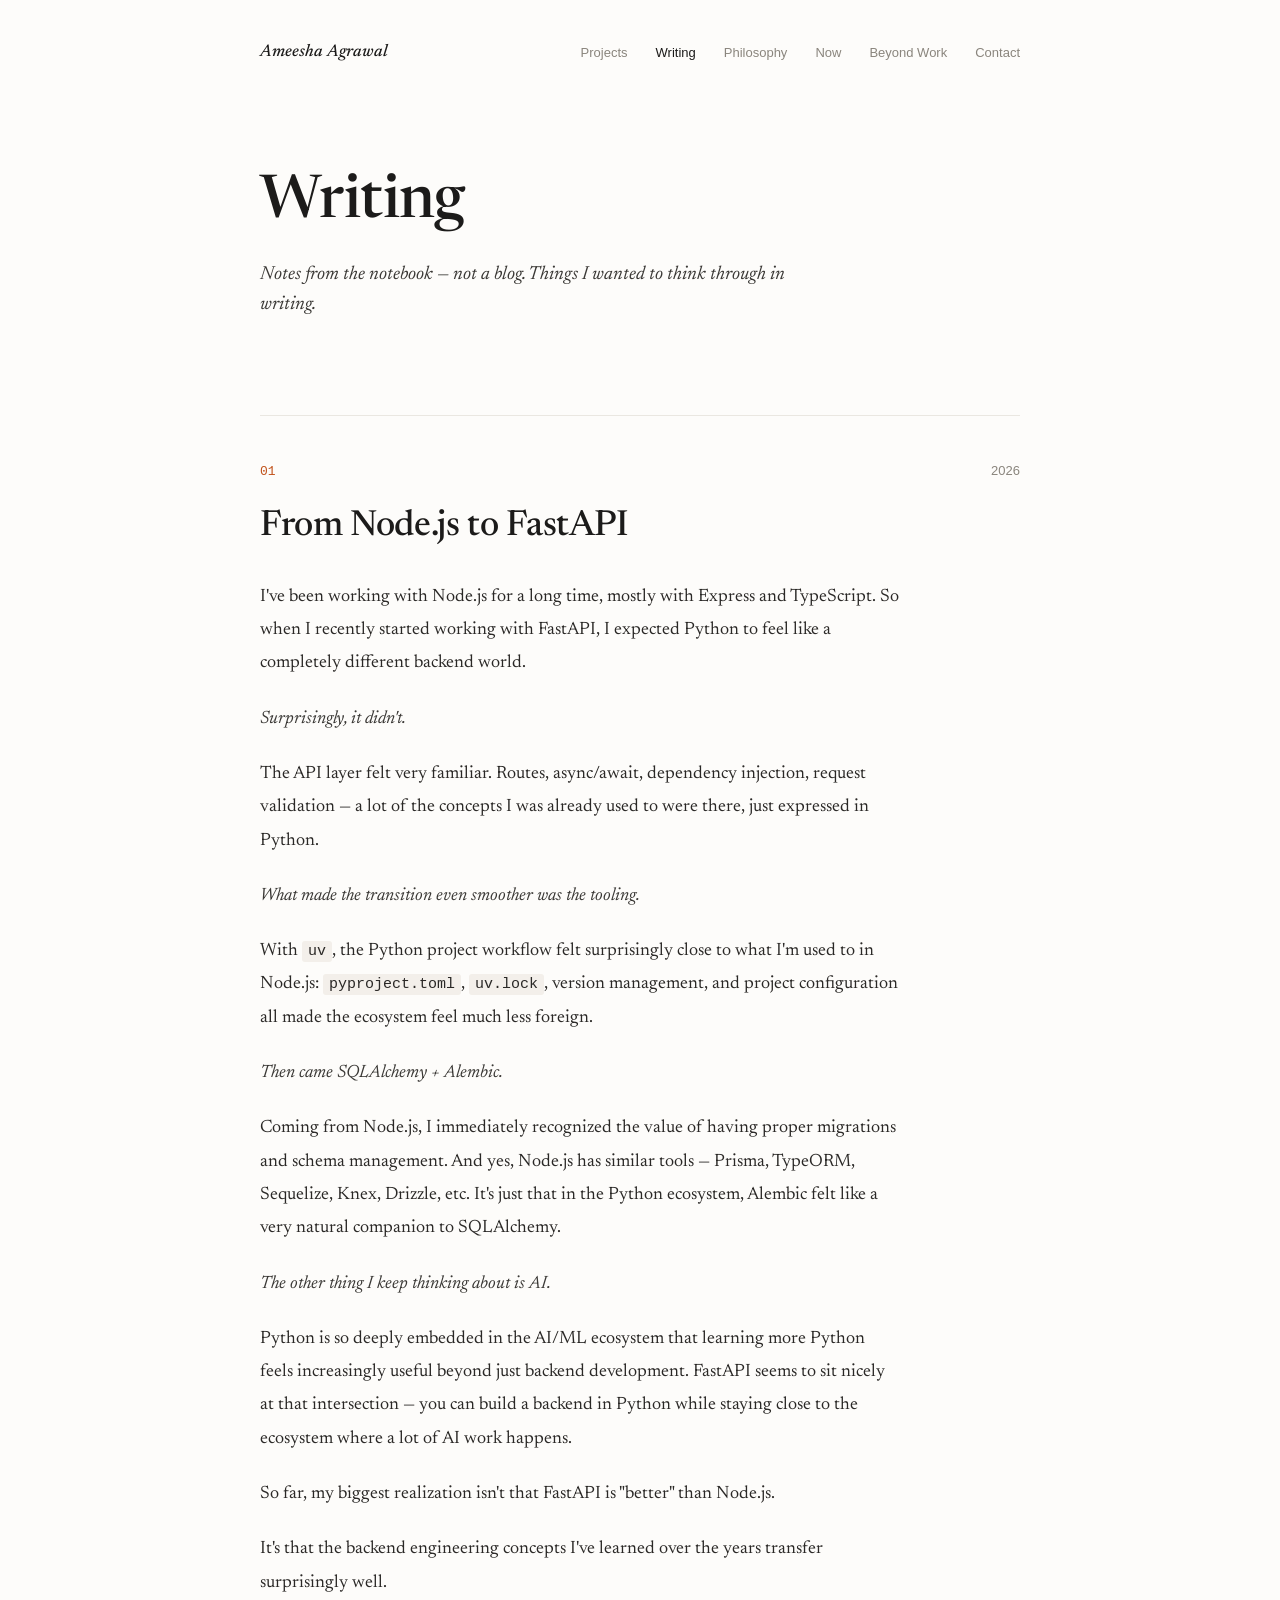
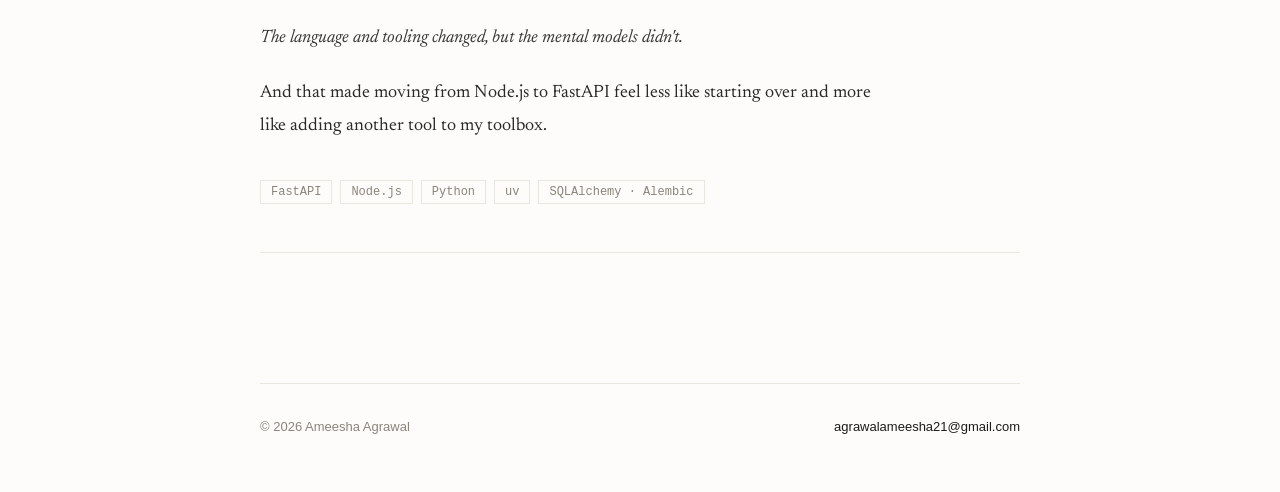
<file: writing.html>
<!DOCTYPE html>
<html>
<head>
<meta charset="utf-8">
<meta name="viewport" content="width=device-width, initial-scale=1">

  <title>Writing · Ameesha Agrawal</title>
  <meta property="og:title" content="Writing · Ameesha Agrawal">
  <meta name="description" content="Ameesha Agrawal — blockchain engineer, 0→1 builder, founding engineer.">
<link rel="preconnect" href="https://fonts.googleapis.com">
<link rel="stylesheet" href="https://fonts.googleapis.com/css2?family=Newsreader:ital,opsz,wght@0,6..72,400;0,6..72,500;1,6..72,400&display=swap">
<style>
  body{margin:0;background:#FDFCFA}
  ::selection{background:#C1521A;color:#FDFCFA}
</style>
  <link rel="stylesheet" href="responsive.css">
</head>
<body>



<div style="background:#FDFCFA;color:#1C1B1A;font-family:-apple-system,BlinkMacSystemFont,'Segoe UI',Helvetica,Arial,sans-serif;min-height:100vh">
  <div class="page-wrap" style="max-width:760px;margin:0 auto;padding:0 32px">

    <nav class="site-nav" style="display:flex;align-items:center;justify-content:space-between;padding:44px 0 0">
      <a href="index.html" style="font:italic 500 17px/1 'Newsreader',Georgia,serif;color:#1C1B1A;text-decoration:none">Ameesha Agrawal</a>
      <div class="nav-links" style="display:flex;gap:28px;font:13px/1 -apple-system,sans-serif;color:#8A857D">
        <a href="projects.html" style="color:#8A857D;text-decoration:none">Projects</a>
        <a href="writing.html" style="color:#1C1B1A;text-decoration:none">Writing</a>
        <a href="philosophy.html" style="color:#8A857D;text-decoration:none">Philosophy</a>
        <a href="now.html" style="color:#8A857D;text-decoration:none">Now</a>
        <a href="beyond-work.html" style="color:#8A857D;text-decoration:none">Beyond Work</a>
        <a href="contact.html" style="color:#8A857D;text-decoration:none">Contact</a>
      </div>
    </nav>

    <div class="page-header" style="padding:110px 0 24px">
      <div class="page-title" style="font:500 60px/1.08 'Newsreader',Georgia,serif;letter-spacing:-.01em">Writing</div>
      <div style="margin-top:24px;font:italic 400 19px/1.6 'Newsreader',Georgia,serif;color:#3A3835;max-width:560px">Notes from the notebook — not a blog. Things I wanted to think through in writing.</div>
    </div>

    <div style="padding:70px 0 130px">
      <!-- ESSAY 01 -->
      <article style="padding:48px 0;border-top:1px solid #EAE7E1;border-bottom:1px solid #EAE7E1">
        <div style="display:flex;justify-content:space-between;align-items:baseline;margin-bottom:28px">
          <div style="font:13px/1 ui-monospace,Menlo,monospace;color:#C1521A">01</div>
          <div style="font:13px/1 -apple-system,sans-serif;color:#8A857D">2026</div>
        </div>

        <h2 style="font:500 36px/1.2 'Newsreader',Georgia,serif;letter-spacing:-.01em;margin:0 0 32px;color:#1C1B1A">From Node.js to FastAPI</h2>

        <div style="font:400 18px/1.85 'Newsreader',Georgia,serif;color:#2A2826;max-width:640px;display:flex;flex-direction:column;gap:22px">
          <p style="margin:0">I've been working with Node.js for a long time, mostly with Express and TypeScript. So when I recently started working with FastAPI, I expected Python to feel like a completely different backend world.</p>

          <p style="margin:0;font-style:italic;color:#3A3835">Surprisingly, it didn't.</p>

          <p style="margin:0">The API layer felt very familiar. Routes, async/await, dependency injection, request validation — a lot of the concepts I was already used to were there, just expressed in Python.</p>

          <p style="margin:0;font-style:italic;color:#3A3835">What made the transition even smoother was the tooling.</p>

          <p style="margin:0">With <code style="font-family:ui-monospace,Menlo,monospace;font-size:15px;background:#F3EFEA;padding:2px 6px;border-radius:3px">uv</code>, the Python project workflow felt surprisingly close to what I'm used to in Node.js: <code style="font-family:ui-monospace,Menlo,monospace;font-size:15px;background:#F3EFEA;padding:2px 6px;border-radius:3px">pyproject.toml</code>, <code style="font-family:ui-monospace,Menlo,monospace;font-size:15px;background:#F3EFEA;padding:2px 6px;border-radius:3px">uv.lock</code>, version management, and project configuration all made the ecosystem feel much less foreign.</p>

          <p style="margin:0;font-style:italic;color:#3A3835">Then came SQLAlchemy + Alembic.</p>

          <p style="margin:0">Coming from Node.js, I immediately recognized the value of having proper migrations and schema management. And yes, Node.js has similar tools — Prisma, TypeORM, Sequelize, Knex, Drizzle, etc. It's just that in the Python ecosystem, Alembic felt like a very natural companion to SQLAlchemy.</p>

          <p style="margin:0;font-style:italic;color:#3A3835">The other thing I keep thinking about is AI.</p>

          <p style="margin:0">Python is so deeply embedded in the AI/ML ecosystem that learning more Python feels increasingly useful beyond just backend development. FastAPI seems to sit nicely at that intersection — you can build a backend in Python while staying close to the ecosystem where a lot of AI work happens.</p>

          <p style="margin:0">So far, my biggest realization isn't that FastAPI is "better" than Node.js.</p>

          <p style="margin:0">It's that the backend engineering concepts I've learned over the years transfer surprisingly well.</p>

          <p style="margin:0;font-style:italic;color:#3A3835">The language and tooling changed, but the mental models didn't.</p>

          <p style="margin:0">And that made moving from Node.js to FastAPI feel less like starting over and more like adding another tool to my toolbox.</p>
        </div>

        <div style="display:flex;flex-wrap:wrap;gap:8px;margin-top:36px">
          <span style="font:12px/1 ui-monospace,Menlo,monospace;color:#8A857D;border:1px solid #EAE7E1;padding:5px 10px">FastAPI</span>
          <span style="font:12px/1 ui-monospace,Menlo,monospace;color:#8A857D;border:1px solid #EAE7E1;padding:5px 10px">Node.js</span>
          <span style="font:12px/1 ui-monospace,Menlo,monospace;color:#8A857D;border:1px solid #EAE7E1;padding:5px 10px">Python</span>
          <span style="font:12px/1 ui-monospace,Menlo,monospace;color:#8A857D;border:1px solid #EAE7E1;padding:5px 10px">uv</span>
          <span style="font:12px/1 ui-monospace,Menlo,monospace;color:#8A857D;border:1px solid #EAE7E1;padding:5px 10px">SQLAlchemy · Alembic</span>
        </div>
      </article>
    </div>

    <div style="padding:36px 0 60px;border-top:1px solid #EAE7E1;display:flex;justify-content:space-between;align-items:center">
      <div style="font:13px/1 -apple-system,sans-serif;color:#8A857D">© 2026 Ameesha Agrawal</div>
      <div style="font:13px/1 -apple-system,sans-serif;color:#1C1B1A">agrawalameesha21@gmail.com</div>
    </div>

  </div>
</div>


</body>
</html>
</file>
<file: responsive.css>
/* Responsive styles */

/* Page wrapper */
@media (max-width: 700px) {
  .page-wrap { padding: 0 20px !important; }
}

/* Nav */
@media (max-width: 700px) {
  .site-nav { align-items: flex-start !important; gap: 14px !important; }
  .nav-links { flex-wrap: wrap !important; gap: 10px 14px !important; font-size: 12px !important; }
}

/* Hero */
@media (max-width: 700px) {
  .hero-section  { padding: 80px 0 60px !important; }
  .hero-title    { font-size: 52px !important; line-height: 1.05 !important; }
  .hero-subtitle { font-size: 19px !important; }
}

/* Inner page headers */
@media (max-width: 700px) {
  .page-header { padding: 64px 0 16px !important; }
  .page-title  { font-size: 40px !important; }
}

/* Numbers grid: 4-col → 2x2 */
@media (max-width: 700px) {
  .numbers-grid {
    grid-template-columns: 1fr 1fr !important;
    padding: 32px 0 !important;
    gap: 32px 0 !important;
  }
  .numbers-item       { padding: 0 !important; border-left: none !important; }
  .numbers-item-right { padding-left: 20px !important; border-left: 1px solid #EAE7E1 !important; }
}

/* Where I'm useful: side-by-side → stacked */
@media (max-width: 700px) {
  .useful-row   { flex-direction: column !important; gap: 8px !important; }
  .useful-label { min-width: unset !important; font-size: 17px !important; }
}

/* Contact form fields: side-by-side → stacked */
@media (max-width: 700px) {
  .form-row { flex-direction: column !important; }
}

/* Philosophy / project rows with flex layout */
@media (max-width: 700px) {
  .split-row { flex-direction: column !important; gap: 8px !important; }
  .split-label { min-width: unset !important; }
}

/* Reduce heavy vertical padding on mobile */
@media (max-width: 700px) {
  .section-pad    { padding-bottom: 70px !important; }
  .case-study-pad { padding: 40px 0 !important; }
}
</file>
